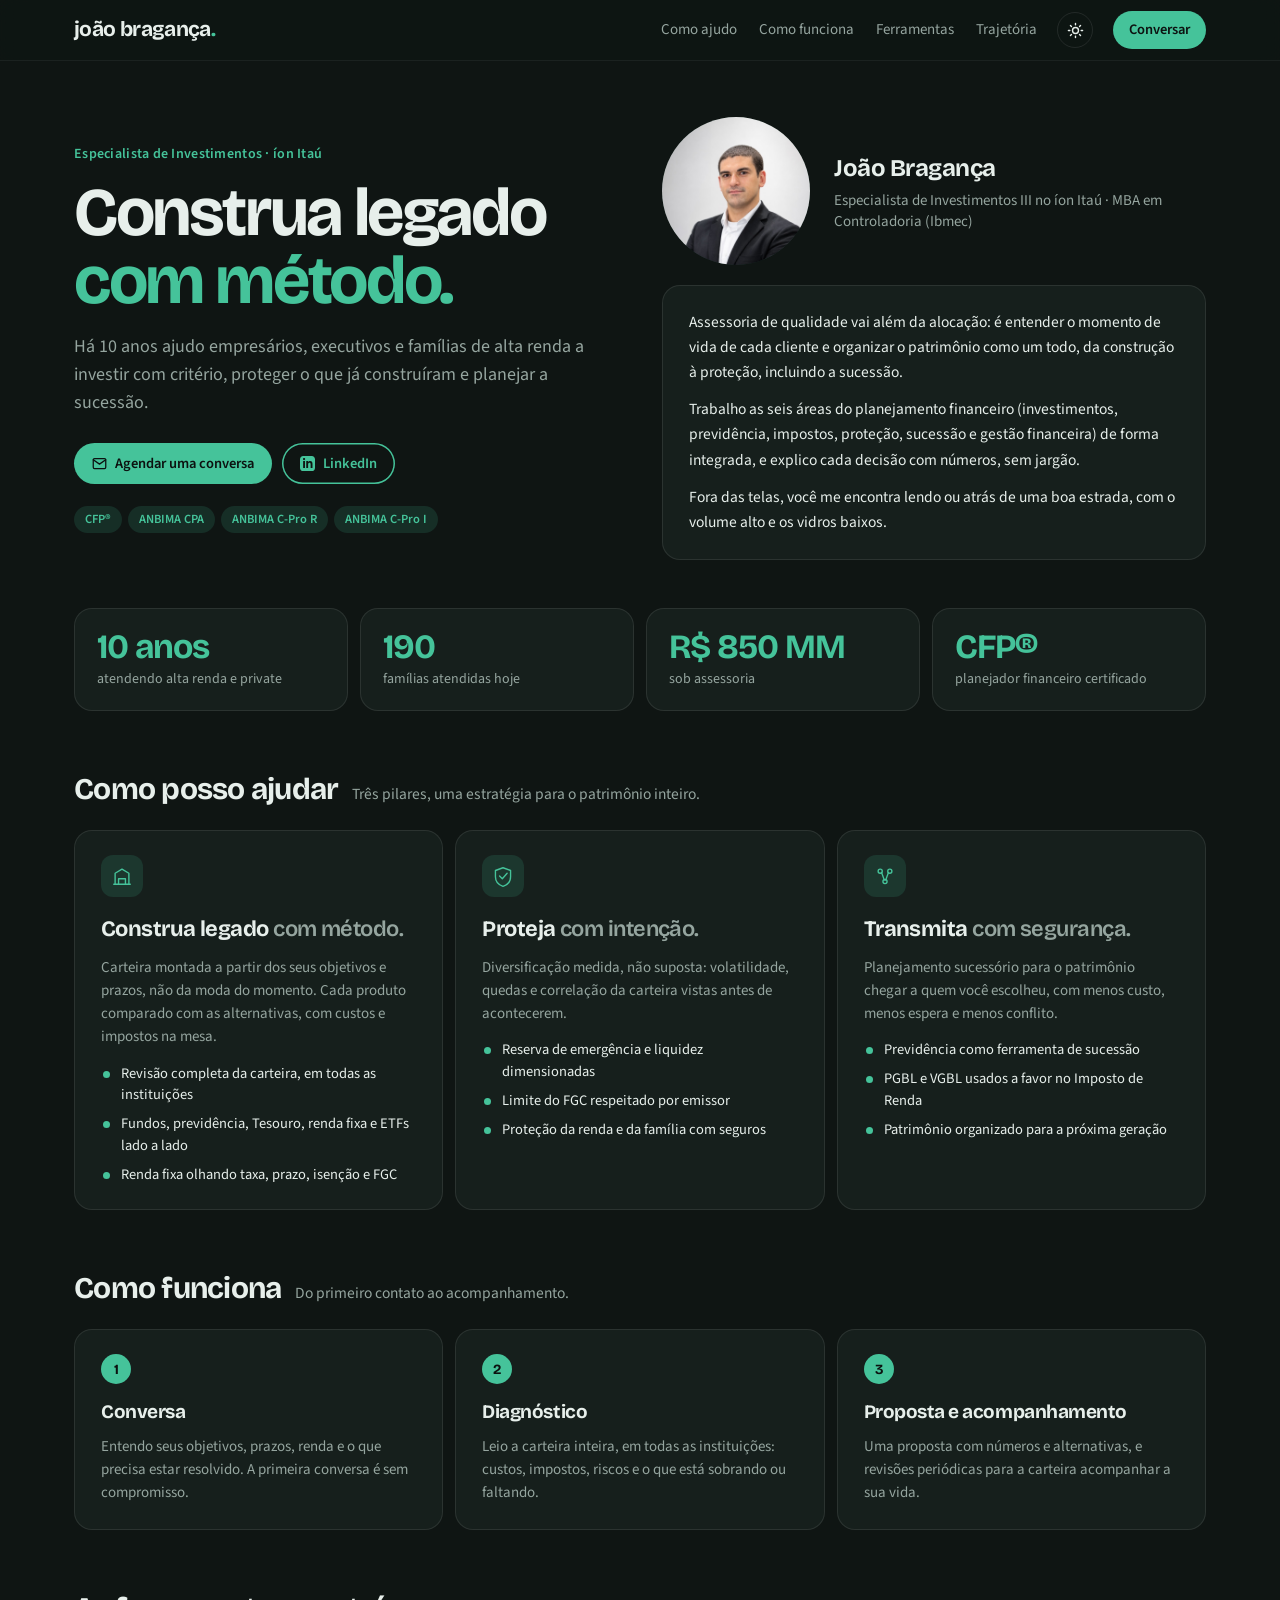
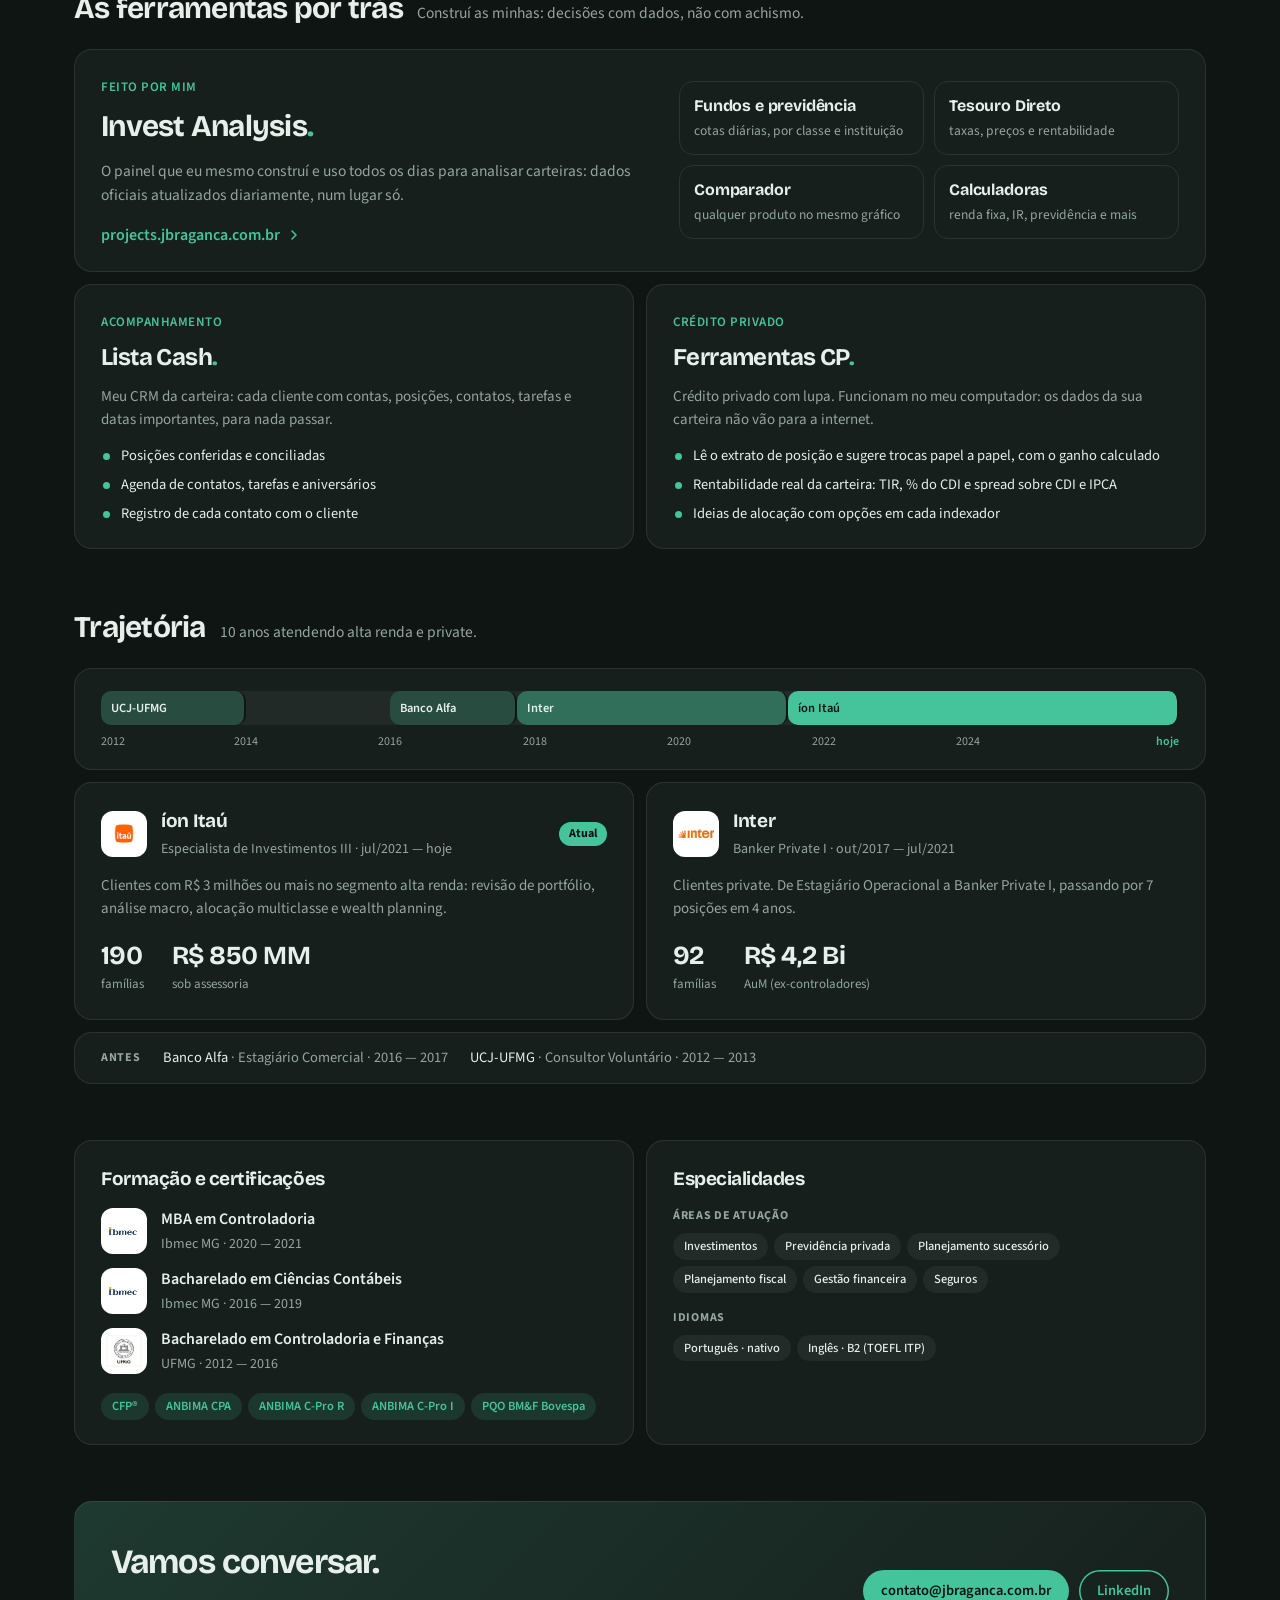
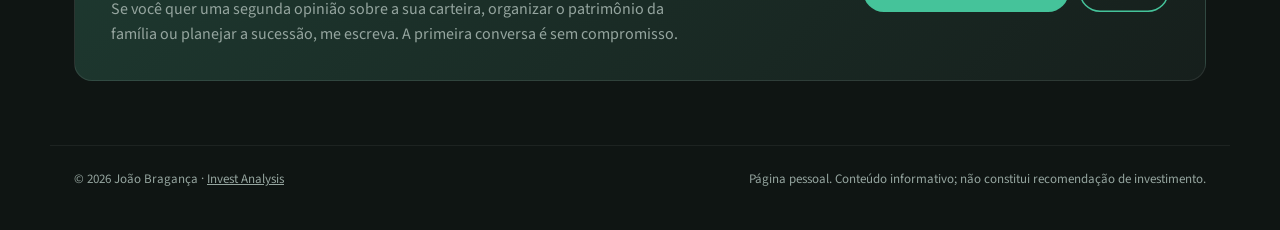
<file: index.html>
<!DOCTYPE html>
<html lang="pt-BR">
<head>
<meta charset="UTF-8">
<link rel="icon" type="image/svg+xml" href="favicon.svg">
<link rel="apple-touch-icon" href="favicon-180.png">
<meta name="viewport" content="width=device-width, initial-scale=1.0">
<title>João Bragança · Especialista de Investimentos</title>
<meta name="description" content="João Bragança, especialista de investimentos no íon Itaú (CFP®). Há 10 anos ajudando empresários, executivos e famílias a investir com método, proteger o patrimônio e planejar a sucessão.">
<meta property="og:title" content="João Bragança · Especialista de Investimentos">
<meta property="og:description" content="Construa legado com método. Investimentos, proteção e sucessão para o alta renda.">
<meta property="og:image" content="https://www.jbraganca.com.br/shared/assets/photos/joao_web.jpg">
<meta name="theme-color" content="#0f1513">
<link rel="preconnect" href="https://fonts.googleapis.com">
<link rel="preconnect" href="https://fonts.gstatic.com" crossorigin>
<link rel="stylesheet" href="https://fonts.googleapis.com/css2?family=Bricolage+Grotesque:opsz,wght@12..96,500..800&family=Source+Sans+3:ital,wght@0,400..700;1,400&display=swap">
<link rel="stylesheet" href="shared/site.css">
</head>
<body>
<!-- Tema escuro por padrão, sem piscar: aplicado antes de pintar. -->
<script>(function(){try{if(localStorage.getItem("site-theme")!=="light")document.body.classList.add("theme-dark");}catch(e){document.body.classList.add("theme-dark");}})();</script>

<header class="topo">
  <div class="topo-in">
    <a href="#inicio" class="marca" aria-label="João Bragança, início">joão bragança<span>.</span></a>
    <nav aria-label="Seções">
      <a href="#como-ajudo">Como ajudo</a>
      <a href="#como-funciona">Como funciona</a>
      <a href="#ferramenta">Ferramentas</a>
      <a href="#trajetoria">Trajetória</a>
    </nav>
    <button type="button" class="tema" id="tema" aria-label="Alternar tema claro e escuro">
      <svg class="sol" viewBox="0 0 24 24" fill="none" stroke="currentColor" stroke-width="2" stroke-linecap="round" aria-hidden="true"><circle cx="12" cy="12" r="4.2"/><path d="M12 2v2M12 20v2M4.9 4.9l1.4 1.4M17.7 17.7l1.4 1.4M2 12h2M20 12h2M4.9 19.1l1.4-1.4M17.7 6.3l1.4-1.4"/></svg>
      <svg class="lua" viewBox="0 0 24 24" fill="none" stroke="currentColor" stroke-width="2" stroke-linecap="round" stroke-linejoin="round" aria-hidden="true"><path d="M21 12.8A9 9 0 1 1 11.2 3a7 7 0 0 0 9.8 9.8z"/></svg>
    </button>
    <a href="mailto:contato@jbraganca.com.br?subject=Quero%20conversar%20sobre%20meus%20investimentos" class="btn cheio">Conversar</a>
  </div>
</header>

<main id="inicio">

  <!-- ── HERO ─────────────────────────────────────────────────────── -->
  <section class="hero">
    <div>
      <p class="eyebrow">Especialista de Investimentos · íon Itaú</p>
      <h1>Construa legado <em>com método.</em></h1>
      <p class="lead">Há 10 anos ajudo empresários, executivos e famílias de alta renda a investir com critério, proteger o que já construíram e planejar a sucessão.</p>
      <div class="acoes">
        <a class="btn cheio" href="mailto:contato@jbraganca.com.br?subject=Quero%20conversar%20sobre%20meus%20investimentos">
          <svg viewBox="0 0 24 24" fill="none" stroke="currentColor" stroke-width="2" stroke-linecap="round" stroke-linejoin="round" aria-hidden="true"><rect x="2" y="4" width="20" height="16" rx="2"/><polyline points="22,6 12,13 2,6"/></svg>
          Agendar uma conversa
        </a>
        <a class="btn contorno" href="https://www.linkedin.com/in/joaomsbraganca/" target="_blank" rel="noopener">
          <svg viewBox="0 0 24 24" fill="currentColor" aria-hidden="true"><path d="M19 0h-14c-2.761 0-5 2.239-5 5v14c0 2.761 2.239 5 5 5h14c2.762 0 5-2.239 5-5v-14c0-2.761-2.238-5-5-5zm-11 19h-3v-11h3v11zm-1.5-12.268c-.966 0-1.75-.79-1.75-1.764s.784-1.764 1.75-1.764 1.75.79 1.75 1.764-.783 1.764-1.75 1.764zm13.5 12.268h-3v-5.604c0-3.368-4-3.113-4 0v5.604h-3v-11h3v1.765c1.396-2.586 7-2.777 7 2.476v6.759z"/></svg>
          LinkedIn
        </a>
      </div>
      <div class="chips">
        <span class="chip verde">CFP®</span>
        <span class="chip verde">ANBIMA CPA</span>
        <span class="chip verde">ANBIMA C-Pro R</span>
        <span class="chip verde">ANBIMA C-Pro I</span>
      </div>
    </div>

    <div class="hero-dir">
      <div class="quem">
        <div class="foto"><img src="shared/assets/photos/joao_web.jpg" alt="João Bragança" width="640" height="961" onerror="this.parentNode.textContent='JB';"></div>
        <div>
          <b>João Bragança</b>
          <span>Especialista de Investimentos III no íon Itaú · MBA em Controladoria (Ibmec)</span>
        </div>
      </div>
      <div class="cartao">
        <p>Assessoria de qualidade vai além da alocação: é entender o momento de vida de cada cliente e organizar o patrimônio como um todo, da construção à proteção, incluindo a sucessão.</p>
        <p>Trabalho as seis áreas do planejamento financeiro (investimentos, previdência, impostos, proteção, sucessão e gestão financeira) de forma integrada, e explico cada decisão com números, sem jargão.</p>
        <p>Fora das telas, você me encontra lendo ou atrás de uma boa estrada, com o volume alto e os vidros baixos.</p>
      </div>
    </div>
  </section>

  <!-- ── NÚMEROS ──────────────────────────────────────────────────── -->
  <section class="numeros" aria-label="Em números">
    <div class="cartao"><div class="v">10 anos</div><div class="l">atendendo alta renda e private</div></div>
    <div class="cartao"><div class="v">190</div><div class="l">famílias atendidas hoje</div></div>
    <div class="cartao"><div class="v">R$ 850 MM</div><div class="l">sob assessoria</div></div>
    <div class="cartao"><div class="v">CFP®</div><div class="l">planejador financeiro certificado</div></div>
  </section>

  <!-- ── COMO AJUDO ───────────────────────────────────────────────── -->
  <section class="sec" id="como-ajudo">
    <div class="sec-head">
      <h2>Como posso ajudar</h2>
      <p>Três pilares, uma estratégia para o patrimônio inteiro.</p>
    </div>
    <div class="pilares">
      <article class="cartao pilar">
        <div class="ic"><svg viewBox="0 0 32 32" fill="none" stroke="currentColor" stroke-width="2" stroke-linecap="round" stroke-linejoin="round" aria-hidden="true"><path d="M4 28h24M6 28V12l10-6 10 6v16M11 28v-8h10v8"/></svg></div>
        <h3>Construa legado <span>com método.</span></h3>
        <p>Carteira montada a partir dos seus objetivos e prazos, não da moda do momento. Cada produto comparado com as alternativas, com custos e impostos na mesa.</p>
        <ul>
          <li>Revisão completa da carteira, em todas as instituições</li>
          <li>Fundos, previdência, Tesouro, renda fixa e ETFs lado a lado</li>
          <li>Renda fixa olhando taxa, prazo, isenção e FGC</li>
        </ul>
      </article>
      <article class="cartao pilar">
        <div class="ic"><svg viewBox="0 0 32 32" fill="none" stroke="currentColor" stroke-width="2" stroke-linecap="round" stroke-linejoin="round" aria-hidden="true"><path d="M16 4l11 4v9c0 7-5 12-11 14C10 29 5 24 5 17V8l11-4z"/><path d="M11 16l4 4 7-8"/></svg></div>
        <h3>Proteja <span>com intenção.</span></h3>
        <p>Diversificação medida, não suposta: volatilidade, quedas e correlação da carteira vistas antes de acontecerem.</p>
        <ul>
          <li>Reserva de emergência e liquidez dimensionadas</li>
          <li>Limite do FGC respeitado por emissor</li>
          <li>Proteção da renda e da família com seguros</li>
        </ul>
      </article>
      <article class="cartao pilar">
        <div class="ic"><svg viewBox="0 0 32 32" fill="none" stroke="currentColor" stroke-width="2" stroke-linecap="round" stroke-linejoin="round" aria-hidden="true"><circle cx="9" cy="9" r="3"/><circle cx="23" cy="9" r="3"/><circle cx="16" cy="24" r="3"/><path d="M11 11l4 11M21 11l-4 11"/></svg></div>
        <h3>Transmita <span>com segurança.</span></h3>
        <p>Planejamento sucessório para o patrimônio chegar a quem você escolheu, com menos custo, menos espera e menos conflito.</p>
        <ul>
          <li>Previdência como ferramenta de sucessão</li>
          <li>PGBL e VGBL usados a favor no Imposto de Renda</li>
          <li>Patrimônio organizado para a próxima geração</li>
        </ul>
      </article>
    </div>
  </section>

  <!-- ── COMO FUNCIONA ────────────────────────────────────────────── -->
  <section class="sec" id="como-funciona">
    <div class="sec-head">
      <h2>Como funciona</h2>
      <p>Do primeiro contato ao acompanhamento.</p>
    </div>
    <div class="passos">
      <div class="cartao passo"><div class="n">1</div><h3>Conversa</h3><p>Entendo seus objetivos, prazos, renda e o que precisa estar resolvido. A primeira conversa é sem compromisso.</p></div>
      <div class="cartao passo"><div class="n">2</div><h3>Diagnóstico</h3><p>Leio a carteira inteira, em todas as instituições: custos, impostos, riscos e o que está sobrando ou faltando.</p></div>
      <div class="cartao passo"><div class="n">3</div><h3>Proposta e acompanhamento</h3><p>Uma proposta com números e alternativas, e revisões periódicas para a carteira acompanhar a sua vida.</p></div>
    </div>
  </section>

  <!-- ── FERRAMENTA ───────────────────────────────────────────────── -->
  <section class="sec" id="ferramenta">
    <div class="sec-head">
      <h2>As ferramentas por trás</h2>
      <p>Construí as minhas: decisões com dados, não com achismo.</p>
    </div>
    <a class="cartao ferr" href="https://projects.jbraganca.com.br" target="_blank" rel="noopener">
      <div>
        <span class="sub">Feito por mim</span>
        <h3>Invest Analysis<span>.</span></h3>
        <p>O painel que eu mesmo construí e uso todos os dias para analisar carteiras: dados oficiais atualizados diariamente, num lugar só.</p>
        <span class="ir">projects.jbraganca.com.br
          <svg viewBox="0 0 24 24" width="16" height="16" fill="none" stroke="currentColor" stroke-width="2.4" stroke-linecap="round" stroke-linejoin="round" aria-hidden="true"><polyline points="9 18 15 12 9 6"/></svg>
        </span>
      </div>
      <ul>
        <li><b>Fundos e previdência</b><span>cotas diárias, por classe e instituição</span></li>
        <li><b>Tesouro Direto</b><span>taxas, preços e rentabilidade</span></li>
        <li><b>Comparador</b><span>qualquer produto no mesmo gráfico</span></li>
        <li><b>Calculadoras</b><span>renda fixa, IR, previdência e mais</span></li>
      </ul>
    </a>
    <div class="ferr-dois">
      <article class="cartao ferr-p">
        <span class="sub">Acompanhamento</span>
        <h3>Lista Cash<span>.</span></h3>
        <p>Meu CRM da carteira: cada cliente com contas, posições, contatos, tarefas e datas importantes, para nada passar.</p>
        <ul>
          <li>Posições conferidas e conciliadas</li>
          <li>Agenda de contatos, tarefas e aniversários</li>
          <li>Registro de cada contato com o cliente</li>
        </ul>
      </article>
      <article class="cartao ferr-p">
        <span class="sub">Crédito privado</span>
        <h3>Ferramentas CP<span>.</span></h3>
        <p>Crédito privado com lupa. Funcionam no meu computador: os dados da sua carteira não vão para a internet.</p>
        <ul>
          <li>Lê o extrato de posição e sugere trocas papel a papel, com o ganho calculado</li>
          <li>Rentabilidade real da carteira: TIR, % do CDI e spread sobre CDI e IPCA</li>
          <li>Ideias de alocação com opções em cada indexador</li>
        </ul>
      </article>
    </div>
  </section>

  <!-- ── TRAJETÓRIA ───────────────────────────────────────────────── -->
  <section class="sec" id="trajetoria">
    <div class="sec-head">
      <h2>Trajetória</h2>
      <p>10 anos atendendo alta renda e private.</p>
    </div>
    <div class="cartao linha-wrap">
      <div class="linha" id="linha" role="img" aria-label="Linha do tempo de 2012 a hoje">
        <div class="trecho" data-ini="2012" data-fim="2014"><span class="rot">UCJ-UFMG</span></div>
        <div class="trecho" data-ini="2016" data-fim="2017.75"><span class="rot">Banco Alfa</span></div>
        <div class="trecho forte" data-ini="2017.75" data-fim="2021.5"><span class="rot">Inter</span></div>
        <div class="trecho atual" data-ini="2021.5"><span class="rot">íon Itaú</span></div>
      </div>
      <div class="anos" id="anos"></div>
    </div>
    <div class="emps">
      <article class="cartao emp">
        <div class="emp-head">
          <div class="logo"><img src="shared/assets/logos/itau.png" alt="Itaú"></div>
          <div><b>íon Itaú</b><span>Especialista de Investimentos III · jul/2021 — hoje</span></div>
          <span class="atual-tag">Atual</span>
        </div>
        <p>Clientes com R$ 3 milhões ou mais no segmento alta renda: revisão de portfólio, análise macro, alocação multiclasse e wealth planning.</p>
        <div class="emp-stats">
          <div><div class="v">190</div><div class="l">famílias</div></div>
          <div><div class="v">R$ 850 MM</div><div class="l">sob assessoria</div></div>
        </div>
      </article>
      <article class="cartao emp">
        <div class="emp-head">
          <div class="logo"><img src="shared/assets/logos/inter.jpg" alt="Inter"></div>
          <div><b>Inter</b><span>Banker Private I · out/2017 — jul/2021</span></div>
        </div>
        <p>Clientes private. De Estagiário Operacional a Banker Private I, passando por 7 posições em 4 anos.</p>
        <div class="emp-stats">
          <div><div class="v">92</div><div class="l">famílias</div></div>
          <div><div class="v">R$ 4,2 Bi</div><div class="l">AuM (ex-controladores)</div></div>
        </div>
      </article>
    </div>
    <div class="cartao antes">
      <span class="t">Antes</span>
      <span class="i">Banco Alfa <span>· Estagiário Comercial · 2016 — 2017</span></span>
      <span class="i">UCJ-UFMG <span>· Consultor Voluntário · 2012 — 2013</span></span>
    </div>
  </section>

  <!-- ── FORMAÇÃO | ESPECIALIDADES ────────────────────────────────── -->
  <section class="sec duo">
    <div class="cartao">
      <h3>Formação e certificações</h3>
      <ul class="form">
        <li><div class="logo"><img src="shared/assets/logos/ibmec.png" alt=""></div><div><b>MBA em Controladoria</b><span>Ibmec MG · 2020 — 2021</span></div></li>
        <li><div class="logo"><img src="shared/assets/logos/ibmec.png" alt=""></div><div><b>Bacharelado em Ciências Contábeis</b><span>Ibmec MG · 2016 — 2019</span></div></li>
        <li><div class="logo"><img src="shared/assets/logos/ufmg.png" alt=""></div><div><b>Bacharelado em Controladoria e Finanças</b><span>UFMG · 2012 — 2016</span></div></li>
      </ul>
      <div class="chips certs">
        <span class="chip verde">CFP®</span>
        <span class="chip verde">ANBIMA CPA</span>
        <span class="chip verde">ANBIMA C-Pro R</span>
        <span class="chip verde">ANBIMA C-Pro I</span>
        <span class="chip verde">PQO BM&amp;F Bovespa</span>
      </div>
    </div>
    <div class="cartao">
      <h3>Especialidades</h3>
      <div class="esp"><h4>Áreas de atuação</h4><div class="chips">
        <span class="chip">Investimentos</span><span class="chip">Previdência privada</span><span class="chip">Planejamento sucessório</span>
        <span class="chip">Planejamento fiscal</span><span class="chip">Gestão financeira</span><span class="chip">Seguros</span>
      </div></div>
      <div class="esp"><h4>Idiomas</h4><div class="chips"><span class="chip">Português · nativo</span><span class="chip">Inglês · B2 (TOEFL ITP)</span></div></div>
    </div>
  </section>

  <!-- ── CONTATO ──────────────────────────────────────────────────── -->
  <section class="sec cartao contato" id="contato">
    <div>
      <h2>Vamos conversar.</h2>
      <p>Se você quer uma segunda opinião sobre a sua carteira, organizar o patrimônio da família ou planejar a sucessão, me escreva. A primeira conversa é sem compromisso.</p>
    </div>
    <div class="acoes">
      <a class="btn cheio" href="mailto:contato@jbraganca.com.br?subject=Quero%20conversar%20sobre%20meus%20investimentos">contato@jbraganca.com.br</a>
      <a class="btn contorno" href="https://www.linkedin.com/in/joaomsbraganca/" target="_blank" rel="noopener">LinkedIn</a>
    </div>
  </section>
</main>

<footer>
  <span>© <span id="ano">2026</span> João Bragança · <a href="https://projects.jbraganca.com.br" target="_blank" rel="noopener">Invest Analysis</a></span>
  <span class="aviso">Página pessoal. Conteúdo informativo; não constitui recomendação de investimento.</span>
</footer>

<script>
(function () {
  // Tema: alterna e lembra (mesma chave dos outros sites).
  var b = document.getElementById('tema');
  b.addEventListener('click', function () {
    var escuro = document.body.classList.toggle('theme-dark');
    try { localStorage.setItem('site-theme', escuro ? 'dark' : 'light'); } catch (e) {}
  });
  // Linha do tempo proporcional, de 2012 até hoje.
  var d = new Date(), hoje = d.getFullYear() + d.getMonth() / 12, T0 = 2012;
  var pos = function (a) { return ((a - T0) / (hoje - T0)) * 100; };
  document.querySelectorAll('#linha .trecho').forEach(function (el) {
    var ini = +el.dataset.ini, fim = el.dataset.fim ? +el.dataset.fim : hoje;
    el.style.left = pos(ini) + '%';
    el.style.width = (pos(fim) - pos(ini)) + '%';
  });
  var anos = '';
  for (var a = T0; a <= Math.floor(hoje); a += 2) if (hoje - a > 1) anos += '<span style="left:' + pos(a) + '%">' + a + '</span>';
  document.getElementById('anos').innerHTML = anos + '<span class="hoje" style="left:100%">hoje</span>';
  document.getElementById('ano').textContent = d.getFullYear();
})();
</script>
</body>
</html>
</file>
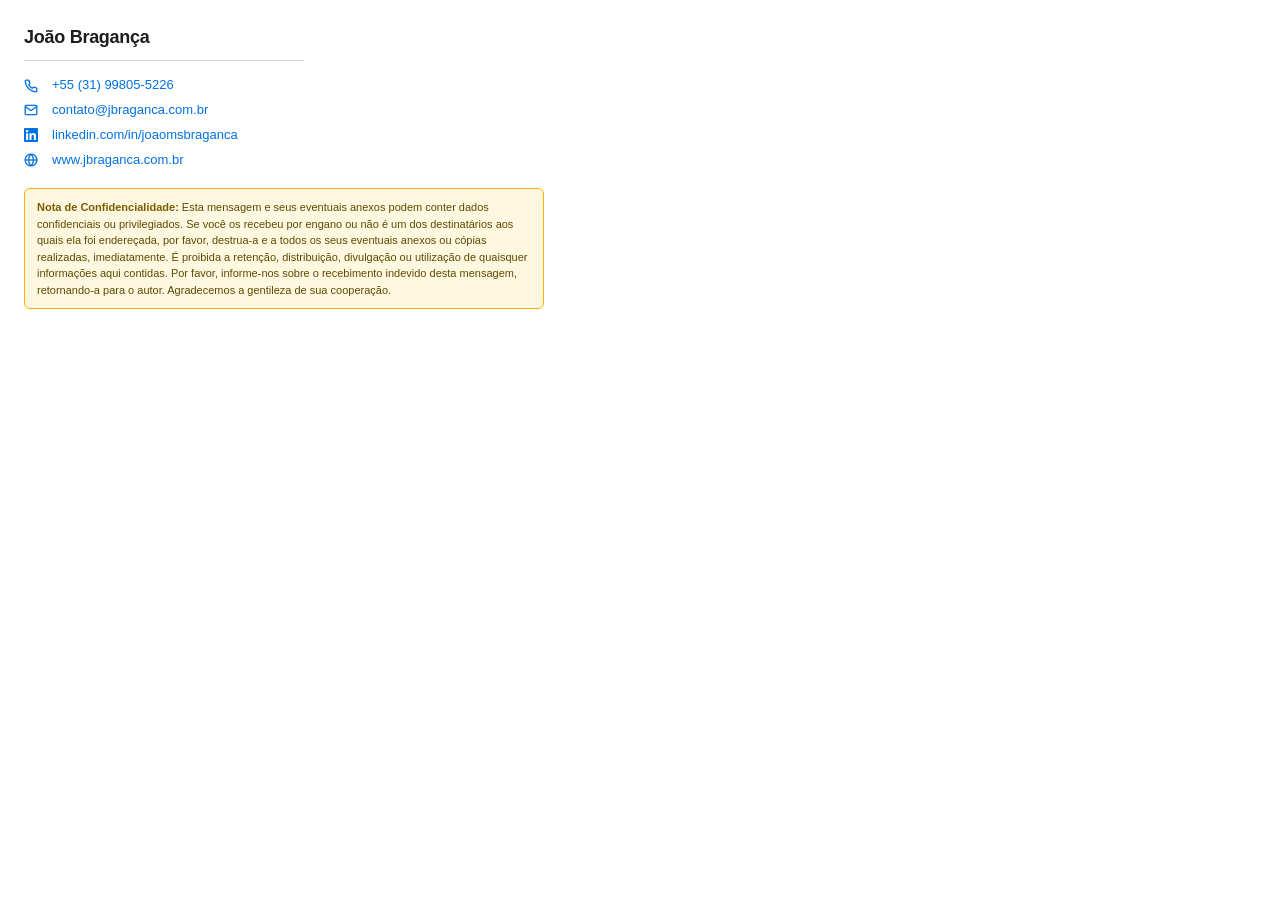
<file: assinatura-email.html>
<!DOCTYPE html>
<html lang="pt-BR">
<head>
<meta charset="UTF-8">
<meta http-equiv="Content-Type" content="text/html; charset=UTF-8">
<title>Assinatura — João Bragança</title>
</head>
<body style="margin:24px;background:#ffffff;">
<!--
  Assinatura de e-mail — João Bragança
  Estilo Apple-like, fundo transparente
  Compatível com Outlook for Mac e Outlook for iOS
  Ícones como PNG base64 (universalmente suportados)
  --------------------------------------------------------------------
  COMO USAR:
  1. Abra este arquivo no Safari.
  2. Selecione TODO o bloco (do nome até a nota amarela).
  3. Cmd+C.
  4. Outlook for Mac: Configurações > Assinaturas > Nova > cole (Cmd+V) > Salvar.
  5. iOS: cole em Configurações > Assinatura, ou deixe sincronizar da conta.
-->
<table cellpadding="0" cellspacing="0" border="0" role="presentation" style="background:transparent;border-collapse:collapse;mso-table-lspace:0pt;mso-table-rspace:0pt;font-family:-apple-system,BlinkMacSystemFont,'SF Pro Text','Helvetica Neue',Helvetica,Arial,sans-serif;color:#1d1d1f;line-height:1.45;">
  <tr>
    <td style="padding:0;">

      <!-- Nome -->
      <div style="font-size:18px;font-weight:600;letter-spacing:-0.015em;color:#1d1d1f;padding-bottom:10px;">João Bragança</div>

      <!-- Linha separadora sutil -->
      <div style="height:1px;line-height:1px;font-size:1px;background:#d2d2d7;width:280px;margin:0 0 12px 0;">&nbsp;</div>

      <!-- Contatos -->
      <table cellpadding="0" cellspacing="0" border="0" role="presentation" style="border-collapse:collapse;font-family:-apple-system,BlinkMacSystemFont,'SF Pro Text','Helvetica Neue',Helvetica,Arial,sans-serif;font-size:13px;color:#1d1d1f;">

        <!-- Telefone -->
        <tr>
          <td valign="middle" style="padding:3px 10px 3px 0;width:18px;line-height:0;">
            <img src="[data-uri]" width="14" height="14" alt="" style="display:block;border:0;outline:none;text-decoration:none;width:14px;height:14px;">
          </td>
          <td valign="middle" style="padding:3px 0;font-size:13px;color:#1d1d1f;">
            <a href="tel:+5531998055226" style="color:#0071e3;text-decoration:none;">+55 (31) 99805-5226</a>
          </td>
        </tr>

        <!-- E-mail -->
        <tr>
          <td valign="middle" style="padding:3px 10px 3px 0;width:18px;line-height:0;">
            <img src="[data-uri]" width="14" height="14" alt="" style="display:block;border:0;outline:none;text-decoration:none;width:14px;height:14px;">
          </td>
          <td valign="middle" style="padding:3px 0;font-size:13px;color:#1d1d1f;">
            <a href="mailto:contato@jbraganca.com.br" style="color:#0071e3;text-decoration:none;">contato@jbraganca.com.br</a>
          </td>
        </tr>

        <!-- LinkedIn -->
        <tr>
          <td valign="middle" style="padding:3px 10px 3px 0;width:18px;line-height:0;">
            <img src="[data-uri]" width="14" height="14" alt="" style="display:block;border:0;outline:none;text-decoration:none;width:14px;height:14px;">
          </td>
          <td valign="middle" style="padding:3px 0;font-size:13px;color:#1d1d1f;">
            <a href="https://www.linkedin.com/in/joaomsbraganca/" target="_blank" rel="noopener" style="color:#0071e3;text-decoration:none;">linkedin.com/in/joaomsbraganca</a>
          </td>
        </tr>

        <!-- Website -->
        <tr>
          <td valign="middle" style="padding:3px 10px 3px 0;width:18px;line-height:0;">
            <img src="[data-uri]" width="14" height="14" alt="" style="display:block;border:0;outline:none;text-decoration:none;width:14px;height:14px;">
          </td>
          <td valign="middle" style="padding:3px 0;font-size:13px;color:#1d1d1f;">
            <a href="https://www.jbraganca.com.br" target="_blank" rel="noopener" style="color:#0071e3;text-decoration:none;">www.jbraganca.com.br</a>
          </td>
        </tr>
      </table>

      <!-- Espaçamento antes da nota -->
      <div style="height:16px;line-height:16px;font-size:1px;">&nbsp;</div>

      <!-- Nota de Confidencialidade -->
      <table cellpadding="0" cellspacing="0" border="0" role="presentation" style="border-collapse:separate;max-width:520px;">
        <tr>
          <td style="background-color:#FFF8E1;border:1px solid #FFB300;border-radius:6px;padding:10px 12px;font-family:-apple-system,BlinkMacSystemFont,'SF Pro Text','Helvetica Neue',Helvetica,Arial,sans-serif;font-size:11px;line-height:1.5;color:#5d4a00;">
            <strong style="color:#7a5c00;">Nota de Confidencialidade:</strong> Esta mensagem e seus eventuais anexos podem conter dados confidenciais ou privilegiados. Se você os recebeu por engano ou não é um dos destinatários aos quais ela foi endereçada, por favor, destrua-a e a todos os seus eventuais anexos ou cópias realizadas, imediatamente. É proibida a retenção, distribuição, divulgação ou utilização de quaisquer informações aqui contidas. Por favor, informe-nos sobre o recebimento indevido desta mensagem, retornando-a para o autor. Agradecemos a gentileza de sua cooperação.
          </td>
        </tr>
      </table>

    </td>
  </tr>
</table>
</body>
</html>
</file>
<file: shared/site.css>
/* ==========================================================================
   site.css — www.jbraganca.com.br (out/2026)
   Mesmo visual da página Sobre do Invest Analysis: verde da marca, Bricolage
   Grotesque nos títulos, Source Sans 3 no texto, cartões arredondados.
   Tema escuro por padrão (body.theme-dark), claro opcional.
   ========================================================================== */

:root {
  --bg: #F4F6F5;
  --surface: #ffffff;
  --text: #10201B;
  --muted: #5B6B66;
  --border: rgba(16, 32, 27, 0.10);
  --divider: rgba(16, 32, 27, 0.07);
  --verde: #0D7A5F;
  --verde-txt: #ffffff;
  --display: "Bricolage Grotesque", -apple-system, BlinkMacSystemFont, "Helvetica Neue", system-ui, sans-serif;
  --texto: "Source Sans 3", -apple-system, BlinkMacSystemFont, "Helvetica Neue", system-ui, sans-serif;
}
body.theme-dark {
  --bg: #0f1513;
  --surface: #161f1c;
  --text: #e7efeb;
  --muted: #95a59f;
  --border: rgba(255, 255, 255, 0.09);
  --divider: rgba(255, 255, 255, 0.06);
  --verde: #45C39A;
  --verde-txt: #0c1210;
}

* { box-sizing: border-box; }
html { scroll-behavior: smooth; scroll-padding-top: 72px; }
body { margin: 0; background: var(--bg); color: var(--text); font-family: var(--texto); font-size: 16px; line-height: 1.5; -webkit-font-smoothing: antialiased; }
a { color: inherit; }
img { max-width: 100%; display: block; }
h1, h2, h3, h4 { font-family: var(--display); letter-spacing: -0.025em; margin: 0; }
p { margin: 0; }

/* ── Topo ─────────────────────────────────────────────────────────────── */
.topo { position: sticky; top: 0; z-index: 50; background: color-mix(in srgb, var(--bg) 86%, transparent); backdrop-filter: saturate(160%) blur(14px); -webkit-backdrop-filter: saturate(160%) blur(14px); border-bottom: 0.5px solid var(--divider); }
.topo-in { max-width: 1180px; margin: 0 auto; padding: 0 24px; height: 60px; display: flex; align-items: center; gap: 20px; }
.marca { font-family: var(--display); font-weight: 700; font-size: 21px; letter-spacing: -0.03em; text-decoration: none; color: var(--text); white-space: nowrap; }
.marca span { color: var(--verde); }
.topo nav { display: flex; gap: 22px; margin-left: auto; }
.topo nav a { text-decoration: none; color: var(--muted); font-size: 15px; }
.topo nav a:hover { color: var(--text); }
.tema { width: 36px; height: 36px; border-radius: 50%; border: 1px solid var(--border); background: transparent; color: var(--text); display: grid; place-items: center; cursor: pointer; flex: none; }
.tema svg { width: 17px; height: 17px; }
.tema .lua { display: none; }
body:not(.theme-dark) .tema .sol { display: none; }
body:not(.theme-dark) .tema .lua { display: block; }
.btn { display: inline-flex; align-items: center; gap: 8px; padding: 10px 18px; border-radius: 999px; font-weight: 600; font-size: 14.5px; text-decoration: none; white-space: nowrap; border: 0; cursor: pointer; font-family: inherit; }
.btn.cheio { background: var(--verde); color: var(--verde-txt); }
.btn.contorno { box-shadow: inset 0 0 0 1.5px var(--verde); color: var(--verde); background: transparent; }
.btn:hover { filter: brightness(1.08); }
.btn svg { width: 15px; height: 15px; }
.topo .btn { padding: 8px 16px; }

/* ── Estrutura ────────────────────────────────────────────────────────── */
main { max-width: 1180px; margin: 0 auto; padding: 0 24px 64px; }
.sec { margin-top: 56px; }
.sec-head { display: flex; align-items: baseline; gap: 6px 14px; flex-wrap: wrap; margin-bottom: 18px; }
.sec-head h2 { font-size: 30px; font-weight: 700; }
.sec-head p { color: var(--muted); font-size: 15.5px; }
.cartao { background: var(--surface); border: 0.5px solid var(--border); border-radius: 18px; padding: 24px 26px; }
.chips { display: flex; flex-wrap: wrap; gap: 6px; }
.chip { font-size: 12.5px; font-weight: 500; padding: 4px 11px; border-radius: 999px; background: color-mix(in srgb, var(--text) 6%, transparent); }
.chip.verde { background: color-mix(in srgb, var(--verde) 14%, transparent); color: var(--verde); font-weight: 600; }

/* ── Hero ─────────────────────────────────────────────────────────────── */
.hero { display: grid; grid-template-columns: minmax(0, 1fr) minmax(0, 1fr); gap: 44px; align-items: center; padding-top: 56px; }
.eyebrow { color: var(--verde); font-weight: 600; font-size: 14px; letter-spacing: .02em; margin-bottom: 14px; }
.hero h1 { font-size: clamp(40px, 5.4vw, 68px); font-weight: 700; line-height: 1.0; letter-spacing: -0.035em; }
.hero h1 em { font-style: normal; color: var(--verde); }
.hero .lead { margin-top: 18px; font-size: 18px; line-height: 1.55; color: var(--muted); max-width: 34em; }
.hero .acoes { display: flex; flex-wrap: wrap; gap: 10px; margin-top: 26px; }
.hero .chips { margin-top: 22px; }
.quem { display: grid; grid-template-columns: 148px 1fr; gap: 24px; align-items: center; }
.foto { width: 148px; height: 148px; border-radius: 50%; overflow: hidden; background: color-mix(in srgb, var(--verde) 14%, transparent); display: grid; place-items: center; font-family: var(--display); font-weight: 700; font-size: 40px; color: var(--verde); }
.foto img { width: 100%; height: 100%; object-fit: cover; object-position: center 22%; }
.quem b { display: block; font-family: var(--display); font-size: 24px; letter-spacing: -0.02em; }
.quem span { display: block; color: var(--muted); font-size: 15px; margin-top: 4px; line-height: 1.4; }
.hero-dir .cartao p + p { margin-top: 12px; }
.hero-dir .cartao p { font-size: 15.5px; line-height: 1.62; }
.hero-dir .cartao { margin-top: 20px; }

/* ── Números ──────────────────────────────────────────────────────────── */
.numeros { display: grid; grid-template-columns: repeat(4, minmax(0, 1fr)); gap: 12px; margin-top: 48px; }
.numeros .cartao { padding: 20px 22px; }
.numeros .v { font-family: var(--display); font-size: 34px; font-weight: 700; letter-spacing: -0.03em; color: var(--verde); line-height: 1.05; }
.numeros .l { color: var(--muted); font-size: 14px; margin-top: 4px; }

/* ── Pilares ──────────────────────────────────────────────────────────── */
.pilares { display: grid; grid-template-columns: repeat(3, minmax(0, 1fr)); gap: 12px; }
.pilar .ic { width: 42px; height: 42px; border-radius: 12px; display: grid; place-items: center; background: color-mix(in srgb, var(--verde) 14%, transparent); color: var(--verde); margin-bottom: 16px; }
.pilar .ic svg { width: 22px; height: 22px; }
.pilar h3 { font-size: 22px; font-weight: 700; }
.pilar h3 span { color: var(--muted); font-weight: 600; }
.pilar p { color: var(--muted); font-size: 15px; line-height: 1.55; margin-top: 10px; }
.pilar ul { margin: 14px 0 0; padding: 0; list-style: none; display: grid; gap: 7px; }
.pilar li { font-size: 14.5px; padding-left: 20px; position: relative; }
.pilar li::before { content: ""; position: absolute; left: 2px; top: 8px; width: 7px; height: 7px; border-radius: 50%; background: var(--verde); }

/* ── Como funciona ────────────────────────────────────────────────────── */
.passos { display: grid; grid-template-columns: repeat(3, minmax(0, 1fr)); gap: 12px; counter-reset: passo; }
.passo { position: relative; }
.passo .n { font-family: var(--display); font-weight: 700; font-size: 14px; color: var(--verde-txt); background: var(--verde); width: 30px; height: 30px; border-radius: 50%; display: grid; place-items: center; margin-bottom: 14px; }
.passo h3 { font-size: 19px; font-weight: 700; }
.passo p { color: var(--muted); font-size: 15px; line-height: 1.55; margin-top: 8px; }

/* ── Ferramenta ───────────────────────────────────────────────────────── */
.ferr { display: grid; grid-template-columns: minmax(0, 1.1fr) minmax(0, 1fr); gap: 28px; align-items: center; text-decoration: none; color: inherit; transition: border-color .15s; }
.ferr:hover { border-color: var(--verde); }
.ferr .sub { color: var(--verde); font-weight: 600; font-size: 13px; letter-spacing: .04em; text-transform: uppercase; }
.ferr h3 { font-size: 30px; font-weight: 700; margin-top: 6px; }
.ferr h3 span { color: var(--verde); }
.ferr p { color: var(--muted); font-size: 15.5px; line-height: 1.55; margin-top: 10px; }
.ferr .ir { display: inline-flex; align-items: center; gap: 6px; margin-top: 16px; color: var(--verde); font-weight: 600; }
.ferr ul { list-style: none; margin: 0; padding: 0; display: grid; grid-template-columns: 1fr 1fr; gap: 10px; }
.ferr li { border: 0.5px solid var(--border); border-radius: 14px; padding: 12px 14px; }
.ferr li b { display: block; font-family: var(--display); font-size: 16px; letter-spacing: -0.01em; }
.ferr li span { color: var(--muted); font-size: 13.5px; }

.ferr-dois { display: grid; grid-template-columns: repeat(2, minmax(0, 1fr)); gap: 12px; margin-top: 12px; }
.ferr-p .sub { color: var(--verde); font-weight: 600; font-size: 13px; letter-spacing: .04em; text-transform: uppercase; }
.ferr-p h3 { font-size: 24px; font-weight: 700; margin-top: 6px; }
.ferr-p h3 span { color: var(--verde); }
.ferr-p p { color: var(--muted); font-size: 15px; line-height: 1.55; margin-top: 10px; }
.ferr-p ul { margin: 14px 0 0; padding: 0; list-style: none; display: grid; gap: 7px; }
.ferr-p li { font-size: 14.5px; padding-left: 20px; position: relative; }
.ferr-p li::before { content: ""; position: absolute; left: 2px; top: 8px; width: 7px; height: 7px; border-radius: 50%; background: var(--verde); }

/* ── Trajetória ───────────────────────────────────────────────────────── */
.linha-wrap { padding: 22px 26px 16px; }
.linha { position: relative; height: 34px; border-radius: 10px; background: color-mix(in srgb, var(--text) 5%, transparent); }
.trecho { position: absolute; top: 0; bottom: 0; border-radius: 10px; background: color-mix(in srgb, var(--verde) 22%, transparent); display: flex; align-items: center; padding: 0 10px; overflow: hidden; border-right: 2px solid var(--bg); }
.trecho.forte { background: color-mix(in srgb, var(--verde) 45%, transparent); }
.trecho.atual { background: var(--verde); }
.trecho .rot { font-size: 12.5px; font-weight: 600; white-space: nowrap; overflow: hidden; text-overflow: ellipsis; }
.trecho.atual .rot { color: var(--verde-txt); }
.anos { position: relative; height: 20px; margin-top: 8px; font-size: 12px; color: var(--muted); }
.anos span { position: absolute; transform: translateX(-50%); }
.anos span:first-child { transform: none; }
.anos .hoje { transform: translateX(-100%); color: var(--verde); font-weight: 600; }
.emps { display: grid; grid-template-columns: repeat(2, minmax(0, 1fr)); gap: 12px; margin-top: 12px; }
.emp-head { display: grid; grid-template-columns: 46px 1fr auto; gap: 14px; align-items: center; }
.logo { width: 46px; height: 46px; border-radius: 12px; background: #fff; display: grid; place-items: center; overflow: hidden; border: 0.5px solid var(--border); font-weight: 700; font-size: 13px; color: #10201B; }
.logo img { width: 80%; height: 80%; object-fit: contain; }
.emp-head b { display: block; font-family: var(--display); font-size: 19px; letter-spacing: -0.015em; }
.emp-head span { color: var(--muted); font-size: 14px; }
.emp-head .atual-tag { font-size: 12px; font-weight: 700; padding: 3px 10px; border-radius: 999px; background: var(--verde); color: var(--verde-txt); }
.emp p { color: var(--muted); font-size: 15px; line-height: 1.55; margin-top: 14px; }
.emp-stats { display: flex; gap: 28px; margin-top: 16px; }
.emp-stats .v { font-family: var(--display); font-weight: 700; font-size: 26px; letter-spacing: -0.02em; }
.emp-stats .l { color: var(--muted); font-size: 13px; }
.antes { margin-top: 12px; display: flex; flex-wrap: wrap; gap: 8px 22px; align-items: center; padding: 14px 26px; }
.antes .t { font-size: 12px; font-weight: 700; letter-spacing: .06em; text-transform: uppercase; color: var(--muted); }
.antes .i { font-size: 14.5px; }
.antes .i span { color: var(--muted); }

/* ── Formação ─────────────────────────────────────────────────────────── */
.duo { display: grid; grid-template-columns: minmax(0, 1fr) minmax(0, 1fr); gap: 12px; }
.duo h3 { font-size: 19px; font-weight: 700; margin-bottom: 14px; }
.form { list-style: none; margin: 0; padding: 0; display: grid; gap: 12px; }
.form li { display: grid; grid-template-columns: 46px 1fr; gap: 14px; align-items: center; }
.form b { display: block; font-weight: 600; }
.form span { color: var(--muted); font-size: 14px; }
.certs { margin-top: 18px; }
.esp + .esp { margin-top: 16px; }
.esp h4 { font-family: var(--texto); font-size: 12px; font-weight: 700; letter-spacing: .06em; text-transform: uppercase; color: var(--muted); margin-bottom: 8px; }

/* ── Contato ──────────────────────────────────────────────────────────── */
.contato { display: grid; grid-template-columns: minmax(0, 1.2fr) auto; gap: 24px; align-items: center; padding: 34px 36px; background: linear-gradient(135deg, color-mix(in srgb, var(--verde) 16%, var(--surface)), var(--surface)); }
.contato h2 { font-size: 34px; font-weight: 700; }
.contato p { color: var(--muted); font-size: 16px; line-height: 1.55; margin-top: 10px; max-width: 36em; }
.contato .acoes { display: flex; flex-wrap: wrap; gap: 10px; justify-content: flex-end; }

footer { max-width: 1180px; margin: 0 auto; padding: 24px 24px 40px; border-top: 0.5px solid var(--divider); color: var(--muted); font-size: 13px; display: flex; flex-wrap: wrap; justify-content: space-between; gap: 8px 20px; }
footer a { color: var(--muted); }
footer .aviso { max-width: 60em; }

/* ── Celular ──────────────────────────────────────────────────────────── */
@media (max-width: 960px) {
  .hero, .duo, .ferr, .ferr-dois, .contato { grid-template-columns: 1fr; }
  .hero { padding-top: 32px; gap: 28px; }
  .pilares, .passos { grid-template-columns: 1fr; }
  .numeros { grid-template-columns: repeat(2, minmax(0, 1fr)); }
  .emps { grid-template-columns: 1fr; }
  .contato .acoes { justify-content: flex-start; }
  .topo nav { display: none; }
  .topo .tema { margin-left: auto; }
}
@media (max-width: 560px) {
  main { padding: 0 16px 48px; }
  .topo-in { padding: 0 16px; gap: 12px; }
  .quem { grid-template-columns: 96px 1fr; gap: 16px; }
  .foto { width: 96px; height: 96px; }
  .ferr ul { grid-template-columns: 1fr; }
  .cartao { padding: 20px; }
  .contato { padding: 26px 22px; }
  .contato h2 { font-size: 28px; }
  .sec { margin-top: 44px; }
  .sec-head h2 { font-size: 26px; }
  .numeros .v { font-size: 28px; }
  .trecho .rot { font-size: 11px; }
}
</file>
